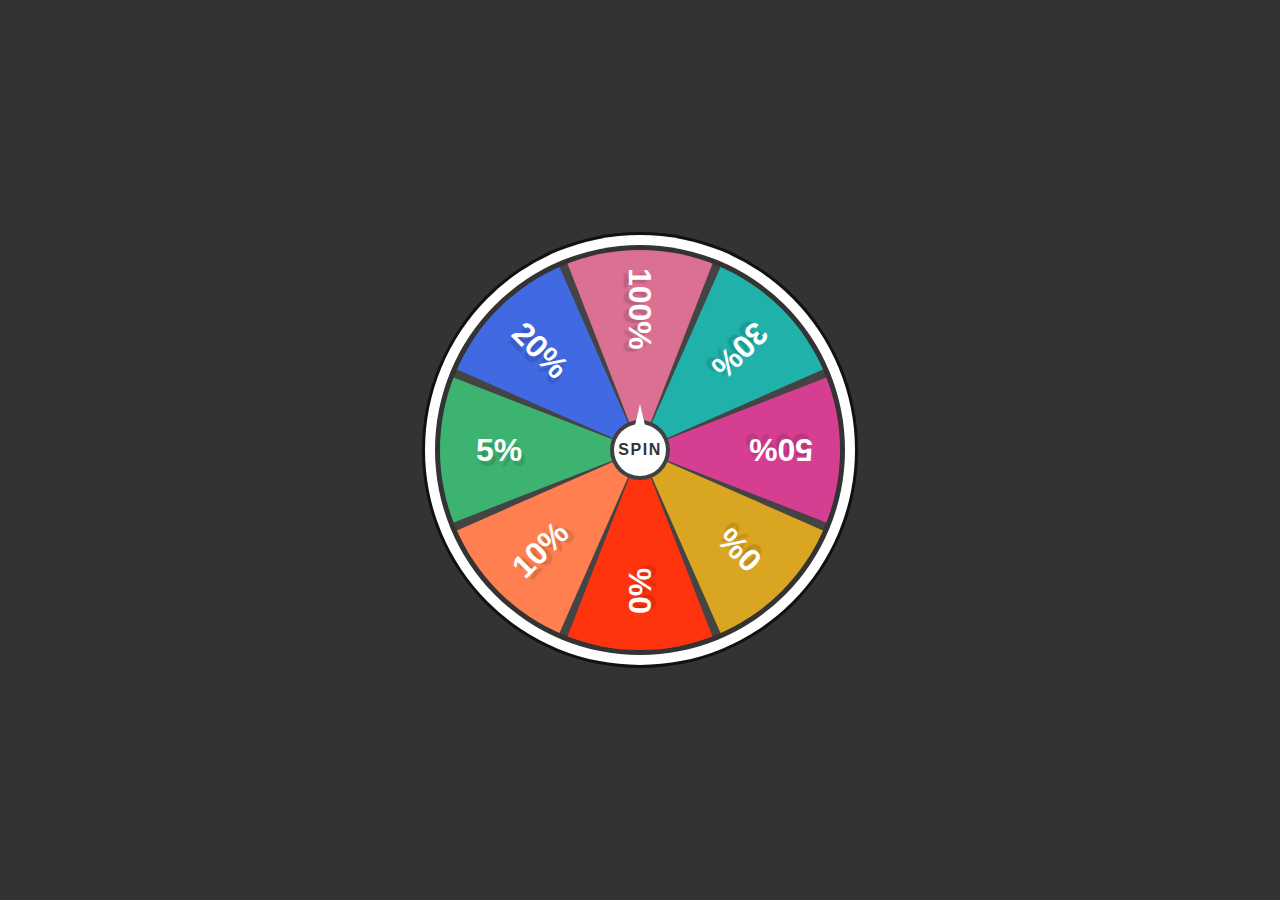
<file: game/index.html>
<!DOCTYPE html>
<html lang="en">
<head>
    <meta charset="UTF-8">
    <meta name="viewport" content="width=device-width, initial-scale=1.0">
    <link rel="stylesheet" href="style.css">
    <title>Document</title>
</head>
<body>
    <div class="container">
        <div class="spinbtn">spin</div>
        <div class="wheel">
            <div class="number" style="--i:1;--clr:#db7093"><span>100%</span></div>
            <div class="number" style="--i:2;--clr:#20b2aa"><span>30%</span></div>
            <div class="number" style="--i:3;--clr:#d63e92"><span>50%</span></div>
            <div class="number" style="--i:4;--clr:#daa520"><span>0%</span></div>
            <div class="number" style="--i:5;--clr:#ff340f"><span>0%</span></div>
            <div class="number" style="--i:6;--clr:#ff7f50"><span>10%</span></div>
            <div class="number" style="--i:7;--clr:#3cb371"><span>5%</span></div>
            <div class="number" style="--i:8;--clr:#4169e1"><span>20%</span></div>
        </div>
    </div>




 <script>
    let wheel= document.querySelector('.wheel')
    let spinbtn= document.querySelector('.spinbtn')
    let value=Math.ceil(Math.random() * 3600) 

    spinbtn.onclick=function(){
        wheel.style.transform ="rotate("+ value + "deg)";
        value=Math.ceil(Math.random() * 3600)
    }
 </script>   
</body>
</html>
</file>
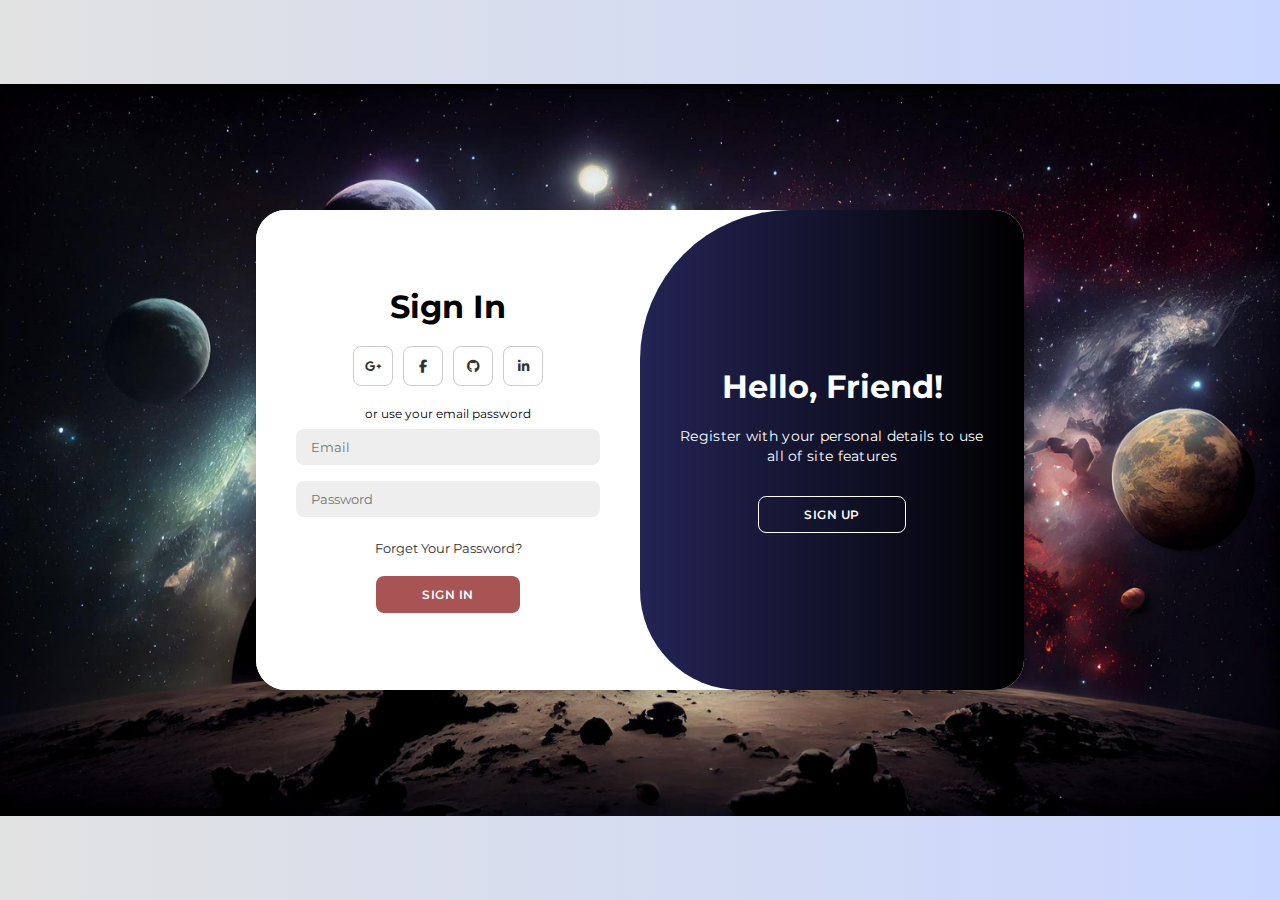
<file: login/index.html>
<!DOCTYPE html>
<html lang="en">

<head>
    <meta charset="UTF-8">
    <meta name="viewport" content="width=device-width, initial-scale=1.0">
    <link rel="stylesheet" href="https://cdnjs.cloudflare.com/ajax/libs/font-awesome/6.4.2/css/all.min.css">
    <link rel="stylesheet" href="style.css">
    <title>Modern Login Page | AsmrProg</title>
</head>

<body>
    <img src="vaisseau-spatial-orbite-autour-comete-bleue-brillante-dans-galaxie-sombre-generee-par-ia (1).jpg" class="moon" alt="" >
    <div class="container" id="container">
        <div class="form-container sign-up">
            <form>
                <h1>Create Account</h1>
                <div class="social-icons">
                    <a href="#" class="icon"><i class="fa-brands fa-google-plus-g"></i></a>
                    <a href="#" class="icon"><i class="fa-brands fa-facebook-f"></i></a>
                    <a href="#" class="icon"><i class="fa-brands fa-github"></i></a>
                    <a href="#" class="icon"><i class="fa-brands fa-linkedin-in"></i></a>
                </div>
                <span>or use your email for registeration</span>
                <input type="text" placeholder="Name">
                <input type="email" placeholder="Email">
                <input type="password" placeholder="Password">
                <button>Sign Up</button>
            </form>
        </div>
        <div class="form-container sign-in">
            <form>
                <h1>Sign In</h1>
                <div class="social-icons">
                    <a href="#" class="icon"><i class="fa-brands fa-google-plus-g"></i></a>
                    <a href="#" class="icon"><i class="fa-brands fa-facebook-f"></i></a>
                    <a href="#" class="icon"><i class="fa-brands fa-github"></i></a>
                    <a href="#" class="icon"><i class="fa-brands fa-linkedin-in"></i></a>
                </div>
                <span>or use your email password</span>
                <input type="email" placeholder="Email">
                <input type="password" placeholder="Password">
                <a href="#">Forget Your Password?</a>
                <button>Sign In</button>
            </form>
        </div>
        <div class="toggle-container">
            <div class="toggle">
                <div class="toggle-panel toggle-left">
                    <h1>Welcome Back!</h1>
                    <p>Enter your personal details to use all of site features</p>
                    <button class="hidden" id="login">Sign In</button>
                </div>
                <div class="toggle-panel toggle-right">
                    <h1>Hello, Friend!</h1>
                    <p>Register with your personal details to use all of site features</p>
                    <button class="hidden" id="register">Sign Up</button>
                </div>
            </div>
        </div>
    </div>

    <script src="script1.js"></script>
</body>

</html>
</file>
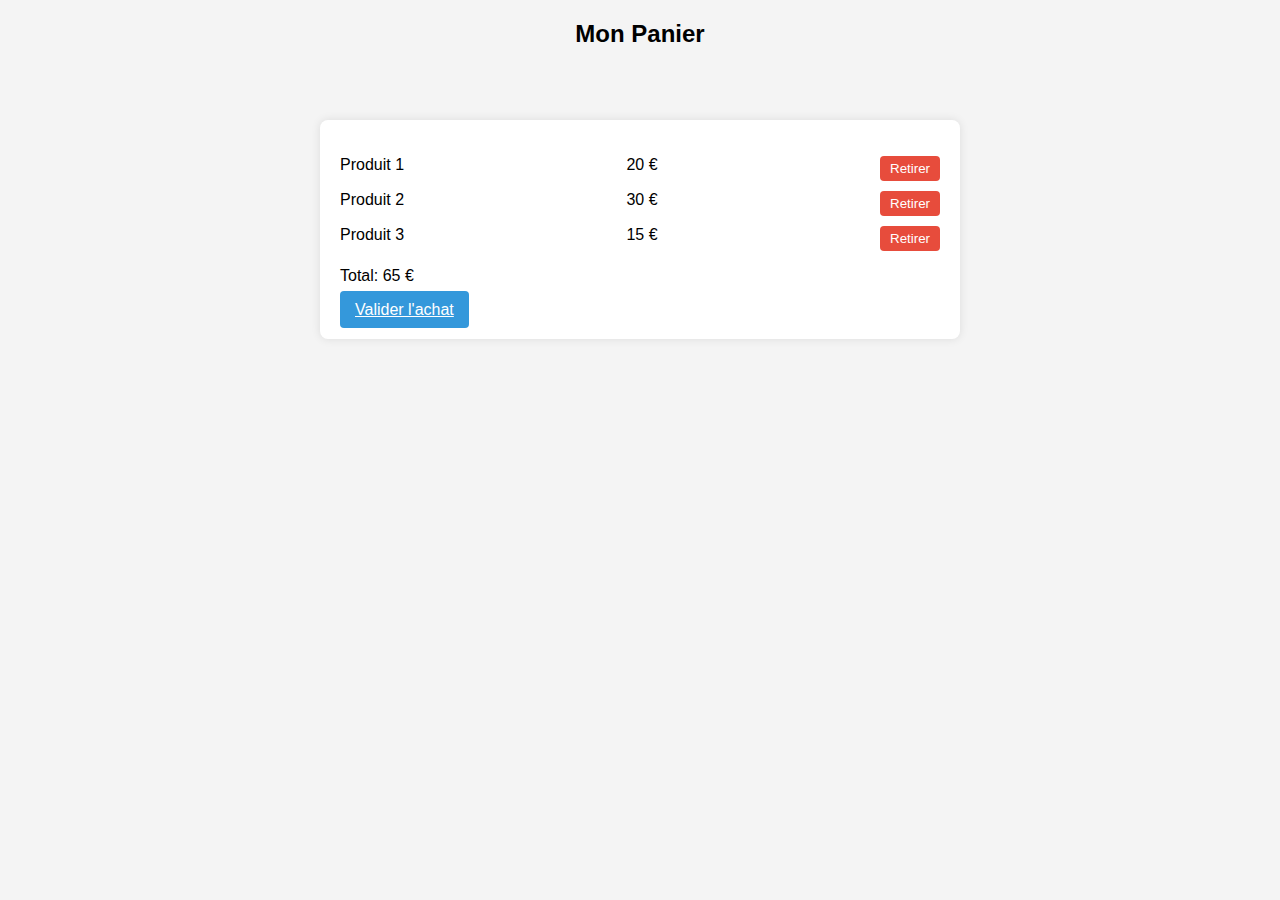
<file: pay/index5.html>
<!DOCTYPE html>
<html lang="en">
<head>
  <meta charset="UTF-8">
  <meta name="viewport" content="width=device-width, initial-scale=1.0">
  <title>Mon Panier</title>
  <style>
    body {
      font-family: Arial, sans-serif;
      background-color: #f4f4f4;
      margin: 0;
      padding: 0;
      display: flex;
      flex-direction: column;
      align-items: center;
      min-height: 100vh;
    }

    #cart {
      background-color: #fff;
      border-radius: 8px;
      padding: 20px;
      box-shadow: 0 0 10px rgba(0, 0, 0, 0.1);
      max-width: 600px;
      width: 100%;
      margin-top: 20px;
    }

    #cart-items {
      list-style: none;
      padding: 0;
    }

    .cart-item {
      display: flex;
      justify-content: space-between;
      margin-bottom: 10px;
    }

    .remove-button {
      background-color: #e74c3c;
      color: white;
      border: none;
      padding: 5px 10px;
      border-radius: 4px;
      cursor: pointer;
    }

    #checkout-button {
      background-color: #3498db;
      color: white;
      border: none;
      padding: 10px 15px;
      border-radius: 4px;
      cursor: pointer;
      margin-top: 10px;
    }
  </style>
</head>
<body>

  <h2>Mon Panier</h2>
  <ul id="panier">
</ul>
  <div id="cart">
    <ul id="cart-items"></ul>
    <p>Total: <span id="total">0</span> €</p>
    <a id="checkout-button" href="../game/index.html">Valider l'achat</a>
  </div>

  <script>
  
    const cartItems = [
      { id: 1, name: 'Produit 1', price: 20 },
      { id: 2, name: 'Produit 2', price: 30 },
      { id: 3, name: 'Produit 3', price: 15 }
    ];
  
   function ajouterAuPanier(nomProduit, prixProduit) {
    var produit = {
        nom: nomProduit,
        prix: prixProduit
    };
    ajouterProduitAuPanier(produit);
}

function ajouterProduitAuPanier(produit) {
    var panier = document.getElementById("panier");

    var nouvelElement = document.createElement("li");
    nouvelElement.textContent = produit.nom + " - $" + produit.prix;
    panier.appendChild(nouvelElement);
}
    function displayCartItems() {
      const cartItemsElement = document.getElementById('cart-items');
      const totalElement = document.getElementById('total');
      let total = 0;

      cartItemsElement.innerHTML = '';

      cartItems.forEach(item => {
        const listItem = document.createElement('li');
        listItem.className = 'cart-item';
        listItem.innerHTML = `
          <span>${item.name}</span>
          <span>${item.price} €</span>
          <button class="remove-button" onclick="removeItem(${item.id})">Retirer</button>
        `;

        total += item.price;
        cartItemsElement.appendChild(listItem);
      });

      totalElement.textContent = total;
    }

    // Fonction pour retirer un article du panier
    function removeItem(itemId) {
      const index = cartItems.findIndex(item => item.id === itemId);
      if (index !== -1) {
        cartItems.splice(index, 1);
        displayCartItems();
      }
    }

    
    // Afficher les articles initiaux dans le panier
    displayCartItems();
  </script>

</body>
</html>
</file>
<file: game/style.css>
*{
    margin: 0;
    padding: 0;
    box-sizing: border-box;
    font-family: 'poppins',sans-serif;
}
body{
    
    display: flex;
    justify-content: center;
    align-items: center;
    min-height: 100vh;
    background: #333;
    }
.container{
    position: relative;
    width: 400px;
    height: 400px;
    display: flex;
    justify-content: center;
    align-items: center;

}
.container .spinbtn{
position: absolute;
width: 60px;
height: 60px;
background: #fff;
border-radius: 50%;
z-index: 10;
display: flex;
justify-content: center;
align-items: center;
text-transform: uppercase;
font-weight: 600;
color: #333;
letter-spacing: 0.1em;
border: 4px solid rgba(0, 0, 0, 0.75);
cursor: pointer;
user-select: none;
}

.container .spinbtn::before{
    content: '';
    position: absolute;
    top: -20px;
    width: 20px;
    height: 30px;
    background: #fff;
    clip-path: polygon(50% 0%, 15% 100%, 85% 100%);

}
.container .wheel{
    position: absolute;
    top: 0%;
    left: 0;
    width: 100%;
    height: 100%;
    background: #444;
    border-radius: 50%;
    overflow: hidden;
    box-shadow: 0 0 0 5px #333,
    0 0 0 15px #fff,
    0 0 0 18px #111;
    transition: transform 5s ease-in-out;

}
.container .wheel .number{
    position: absolute;
    width: 50%;
    height: 50%;
    background: var(--clr);
    transform-origin: bottom right;
    transform: rotate(calc(45deg * var(--i)));
    clip-path: polygon(0 0, 56% 0, 100% 100%,0 56%);
    display: flex;
    justify-content: center;
    align-items: center;
    user-select: none;
    cursor: pointer;

}

.container .wheel .number span {
    position: relative;
    transform: rotate(45deg);
    font-size: 2em;
    font-weight: 700;
    color: #fff;
    text-shadow: 3px 5px 2px rgba(0, 0, 0, 0.15);
}
</file>
<file: login/style.css>
@import url('https://fonts.googleapis.com/css2?family=Montserrat:wght@300;400;500;600;700&display=swap');

*{
    background-image: "";
    margin: 0;
    padding: 0;
    box-sizing: border-box;
    font-family: 'Montserrat', sans-serif;
}


body{
    background-color: #c9d6ff;
    background: linear-gradient(to right, #e2e2e2, #c9d6ff);
    display: flex;
    align-items: center;
    justify-content: center;
    flex-direction: column;
    height: 100vh;
}
.moon {
    position: absolute;
    
    
    
    width: 100vw;
    
  }
  
.container{
    background-color: #fff;
    border-radius: 30px;
    box-shadow: 0 5px 15px rgba(0, 0, 0, 0.35);
    position: relative;
    overflow: hidden;
    width: 768px;
    max-width: 100%;
    min-height: 480px;
}

.container p{
    font-size: 14px;
    line-height: 20px;
    letter-spacing: 0.3px;
    margin: 20px 0;
}

.container span{
    font-size: 12px;
}

.container a{
    color: #333;
    font-size: 13px;
    text-decoration: none;
    margin: 15px 0 10px;
}

.container button{
    background-color: rgba(125, 0, 0, 0.67);
    color: #fff;
    font-size: 12px;
    padding: 10px 45px;
    border: 1px solid transparent;
    border-radius: 8px;
    font-weight: 600;
    letter-spacing: 0.5px;
    text-transform: uppercase;
    margin-top: 10px;
    cursor: pointer;
}

.container button.hidden{
    background-color: transparent;
    border-color: #fff;
}

.container form{
    background-color: #fff;
    display: flex;
    align-items: center;
    justify-content: center;
    flex-direction: column;
    padding: 0 40px;
    height: 100%;
}

.container input{
    background-color: #eee;
    border: none;
    margin: 8px 0;
    padding: 10px 15px;
    font-size: 13px;
    border-radius: 8px;
    width: 100%;
    outline: none;
}

.form-container{
    position: absolute;
    top: 0;
    height: 100%;
    transition: all 0.6s ease-in-out;
}

.sign-in{
    left: 0;
    width: 50%;
    z-index: 2;
}

.container.active .sign-in{
    transform: translateX(100%);
}

.sign-up{
    left: 0;
    width: 50%;
    opacity: 0;
    z-index: 1;
}

.container.active .sign-up{
    transform: translateX(100%);
    opacity: 1;
    z-index: 5;
    animation: move 0.6s;
}

@keyframes move{
    0%, 49.99%{
        opacity: 0;
        z-index: 1;
    }
    50%, 100%{
        opacity: 1;
        z-index: 5;
    }
}

.social-icons{
    margin: 20px 0;
}

.social-icons a{
    border: 1px solid #ccc;
    border-radius: 20%;
    display: inline-flex;
    justify-content: center;
    align-items: center;
    margin: 0 3px;
    width: 40px;
    height: 40px;
}

.toggle-container{
    position: absolute;
    top: 0;
    left: 50%;
    width: 50%;
    height: 100%;
    overflow: hidden;
    transition: all 0.6s ease-in-out;
    border-radius: 150px 0 0 100px;
    z-index: 1000;
}

.container.active .toggle-container{
    transform: translateX(-100%);
    border-radius: 0 150px 100px 0;
}

.toggle{
    background-color: #512da8;
    height: 100%;
    background: linear-gradient(to right, rgb(72, 72, 171), black);
    color: #fff;
    position: relative;
    left: -100%;
    height: 100%;
    width: 200%;
    transform: translateX(0);
    transition: all 0.6s ease-in-out;
}

.container.active .toggle{
    transform: translateX(50%);
}

.toggle-panel{
    position: absolute;
    width: 50%;
    height: 100%;
    display: flex;
    align-items: center;
    justify-content: center;
    flex-direction: column;
    padding: 0 30px;
    text-align: center;
    top: 0;
    transform: translateX(0);
    transition: all 0.6s ease-in-out;
}

.toggle-left{
    transform: translateX(-200%);
}

.container.active .toggle-left{
    transform: translateX(0);
}

.toggle-right{
    right: 0;
    transform: translateX(0);
}

.container.active .toggle-right{
    transform: translateX(200%);
}
</file>
